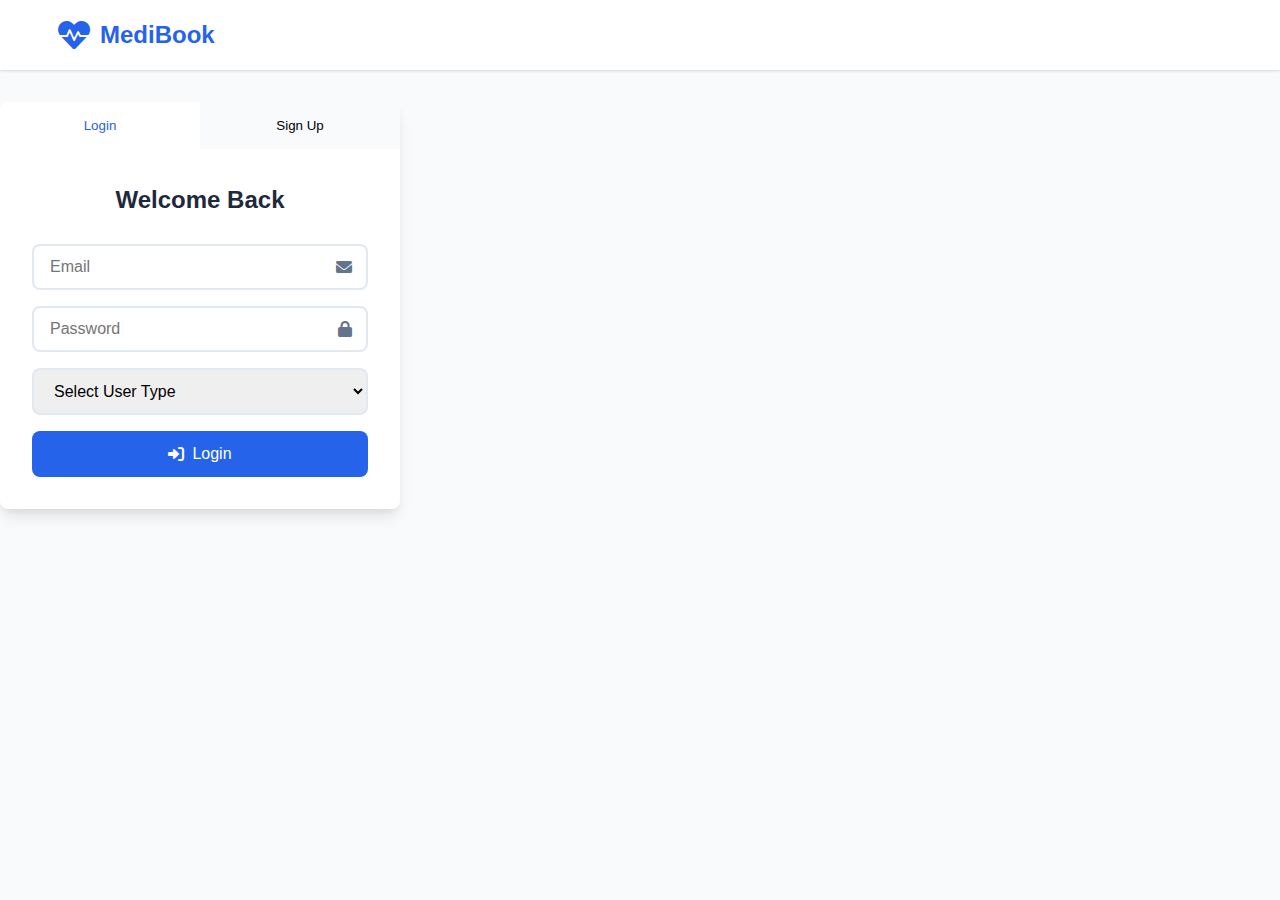
<file: Clinic management/appointmentBooking/index.html>
<!DOCTYPE html>
<html lang="en">
<head>
    <meta charset="UTF-8">
    <meta name="viewport" content="width=device-width, initial-scale=1.0">
    <title>Appointment Booking System</title>
    <link rel="stylesheet" href="styles.css">
    <link href="https://cdnjs.cloudflare.com/ajax/libs/font-awesome/6.0.0/css/all.min.css" rel="stylesheet">
</head>
<body>
    <!-- Header -->
    <header class="header">
        <div class="container">
            <div class="logo">
                <i class="fas fa-heartbeat"></i>
                <span>MediBook</span>
            </div>
            <nav class="nav" id="mainNav" style="display: none;">
                <button class="nav-btn" onclick="logout()">
                    <i class="fas fa-sign-out-alt"></i> Logout
                </button>
            </nav>
        </div>
    </header>

    <!-- Main Content -->
    <main class="main">
        <!-- Login/Signup Section -->
        <section id="authSection" class="auth-section">
            <div class="auth-container">
                <div class="auth-tabs">
                    <button class="tab-btn active" onclick="showTab('login')">Login</button>
                    <button class="tab-btn" onclick="showTab('signup')">Sign Up</button>
                </div>

                <!-- Login Form -->
                <div id="loginForm" class="auth-form active">
                    <h2>Welcome Back</h2>
                    <form onsubmit="handleLogin(event)">
                        <div class="form-group">
                            <input type="email" id="loginEmail" placeholder="Email" required>
                            <i class="fas fa-envelope"></i>
                        </div>
                        <div class="form-group">
                            <input type="password" id="loginPassword" placeholder="Password" required>
                            <i class="fas fa-lock"></i>
                        </div>
                        <div class="form-group">
                            <select id="loginUserType" required>
                                <option value="">Select User Type</option>
                                <option value="doctor">Doctor</option>
                                <option value="patient">Patient</option>
                            </select>
                        </div>
                        <button type="submit" class="auth-btn">
                            <i class="fas fa-sign-in-alt"></i> Login
                        </button>
                    </form>
                </div>

                <!-- Signup Form -->
                <div id="signupForm" class="auth-form">
                    <h2>Create Account</h2>
                    <form onsubmit="handleSignup(event)">
                        <div class="form-group">
                            <input type="text" id="signupName" placeholder="Full Name" required>
                            <i class="fas fa-user"></i>
                        </div>
                        <div class="form-group">
                            <input type="email" id="signupEmail" placeholder="Email" required>
                            <i class="fas fa-envelope"></i>
                        </div>
                        <div class="form-group">
                            <input type="password" id="signupPassword" placeholder="Password" required>
                            <i class="fas fa-lock"></i>
                        </div>
                        <div class="form-group">
                            <select id="signupUserType" required>
                                <option value="">Select User Type</option>
                                <option value="doctor">Doctor</option>
                                <option value="patient">Patient</option>
                            </select>
                        </div>
                        <div id="doctorSpecialty" class="form-group" style="display: none;">
                            <input type="text" id="signupSpecialty" placeholder="Medical Specialty">
                            <i class="fas fa-stethoscope"></i>
                        </div>
                        <button type="submit" class="auth-btn">
                            <i class="fas fa-user-plus"></i> Sign Up
                        </button>
                    </form>
                </div>
            </div>
        </section>

        <!-- Doctor Dashboard -->
        <section id="doctorDashboard" class="dashboard" style="display: none;">
            <div class="container">
                <div class="dashboard-header">
                    <h1>Doctor Dashboard</h1>
                    <div class="user-info">
                        <i class="fas fa-user-md"></i>
                        <span id="doctorName">Dr. John Doe</span>
                    </div>
                </div>

                <div class="dashboard-content">
                    <div class="stats-grid">
                        <div class="stat-card">
                            <i class="fas fa-calendar-check"></i>
                            <div class="stat-info">
                                <h3 id="todayAppointments">0</h3>
                                <p>Today's Appointments</p>
                            </div>
                        </div>
                        <div class="stat-card">
                            <i class="fas fa-clock"></i>
                            <div class="stat-info">
                                <h3 id="upcomingAppointments">0</h3>
                                <p>Upcoming</p>
                            </div>
                        </div>
                        <div class="stat-card">
                            <i class="fas fa-check-circle"></i>
                            <div class="stat-info">
                                <h3 id="completedAppointments">0</h3>
                                <p>Completed</p>
                            </div>
                        </div>
                    </div>

                    <div class="appointments-section">
                        <h2>Your Appointments</h2>
                        <div class="appointments-filters">
                            <button class="filter-btn active" onclick="filterAppointments('all')">All</button>
                            <button class="filter-btn" onclick="filterAppointments('today')">Today</button>
                            <button class="filter-btn" onclick="filterAppointments('upcoming')">Upcoming</button>
                            <button class="filter-btn" onclick="filterAppointments('completed')">Completed</button>
                        </div>
                        <div id="doctorAppointmentsList" class="appointments-list">
                            <!-- Appointments will be loaded here -->
                        </div>
                    </div>
                </div>
            </div>
        </section>

        <!-- Patient Dashboard -->
        <section id="patientDashboard" class="dashboard" style="display: none;">
            <div class="container">
                <div class="dashboard-header">
                    <h1>Patient Dashboard</h1>
                    <div class="user-info">
                        <i class="fas fa-user"></i>
                        <span id="patientName">John Doe</span>
                    </div>
                </div>

                <div class="dashboard-content">
                    <div class="action-buttons">
                        <button class="primary-btn" onclick="showBookingSection()">
                            <i class="fas fa-plus"></i> Book New Appointment
                        </button>
                    </div>

                    <div class="appointments-section">
                        <h2>Your Appointments</h2>
                        <div class="appointments-filters">
                            <button class="filter-btn active" onclick="filterPatientAppointments('all')">All</button>
                            <button class="filter-btn" onclick="filterPatientAppointments('upcoming')">Upcoming</button>
                            <button class="filter-btn" onclick="filterPatientAppointments('previous')">Previous</button>
                        </div>
                        <div id="patientAppointmentsList" class="appointments-list">
                            <!-- Appointments will be loaded here -->
                        </div>
                    </div>
                </div>
            </div>
        </section>

        <!-- Booking Section -->
        <section id="bookingSection" class="booking-section" style="display: none;">
            <div class="container">
                <div class="booking-header">
                    <h1>Book New Appointment</h1>
                    <button class="back-btn" onclick="hideBookingSection()">
                        <i class="fas fa-arrow-left"></i> Back to Dashboard
                    </button>
                </div>

                <div class="booking-steps">
                    <div class="step active" id="step1">
                        <span class="step-number">1</span>
                        <span class="step-title">Select Doctor</span>
                    </div>
                    <div class="step" id="step2">
                        <span class="step-number">2</span>
                        <span class="step-title">Choose Slot</span>
                    </div>
                    <div class="step" id="step3">
                        <span class="step-number">3</span>
                        <span class="step-title">Confirm</span>
                    </div>
                </div>

                <!-- Step 1: Select Doctor -->
                <div id="doctorSelection" class="booking-step active">
                    <h2>Select a Doctor</h2>
                    <div class="search-box">
                        <input type="text" id="doctorSearch" placeholder="Search doctors by name or specialty">
                        <i class="fas fa-search"></i>
                    </div>
                    <div id="doctorsList" class="doctors-list">
                        <!-- Doctors will be loaded here -->
                    </div>
                </div>

                <!-- Step 2: Choose Slot -->
                <div id="slotSelection" class="booking-step">
                    <h2>Choose Available Slot</h2>
                    <div class="selected-doctor-info">
                        <div id="selectedDoctorCard" class="doctor-card">
                            <!-- Selected doctor info -->
                        </div>
                    </div>
                    <div class="date-selection">
                        <input type="date" id="appointmentDate" onchange="loadAvailableSlots()">
                    </div>
                    <div id="availableSlots" class="slots-grid">
                        <!-- Available slots will be loaded here -->
                    </div>
                    <div class="step-actions">
                        <button class="secondary-btn" onclick="goToStep(1)">Previous</button>
                        <button class="primary-btn" id="nextToConfirm" onclick="goToStep(3)" disabled>Next</button>
                    </div>
                </div>

                <!-- Step 3: Confirm -->
                <div id="confirmBooking" class="booking-step">
                    <h2>Confirm Appointment</h2>
                    <div class="booking-summary">
                        <div class="summary-card">
                            <h3>Appointment Details</h3>
                            <div id="bookingSummary">
                                <!-- Booking summary will be shown here -->
                            </div>
                        </div>
                        <div class="notes-section">
                            <label for="appointmentNotes">Additional Notes (Optional)</label>
                            <textarea id="appointmentNotes" placeholder="Any specific concerns or notes for the doctor..."></textarea>
                        </div>
                    </div>
                    <div class="step-actions">
                        <button class="secondary-btn" onclick="goToStep(2)">Previous</button>
                        <button class="primary-btn" onclick="confirmBooking()">
                            <i class="fas fa-check"></i> Confirm Appointment
                        </button>
                    </div>
                </div>
            </div>
        </section>
    </main>

    <!-- Loading Spinner -->
    <div id="loadingSpinner" class="loading-spinner" style="display: none;">
        <div class="spinner"></div>
    </div>

    <!-- Toast Notifications -->
    <div id="toastContainer" class="toast-container"></div>

    <!-- Confirmation Modal -->
    <div id="confirmModal" class="modal" style="display: none;">
        <div class="modal-content">
            <h3>Confirm Action</h3>
            <p id="confirmMessage"></p>
            <div class="modal-actions">
                <button class="secondary-btn" onclick="closeModal()">Cancel</button>
                <button class="primary-btn" id="confirmBtn">Confirm</button>
            </div>
        </div>
    </div>

    <script src="script.js"></script>
</body>
</html>
</file>
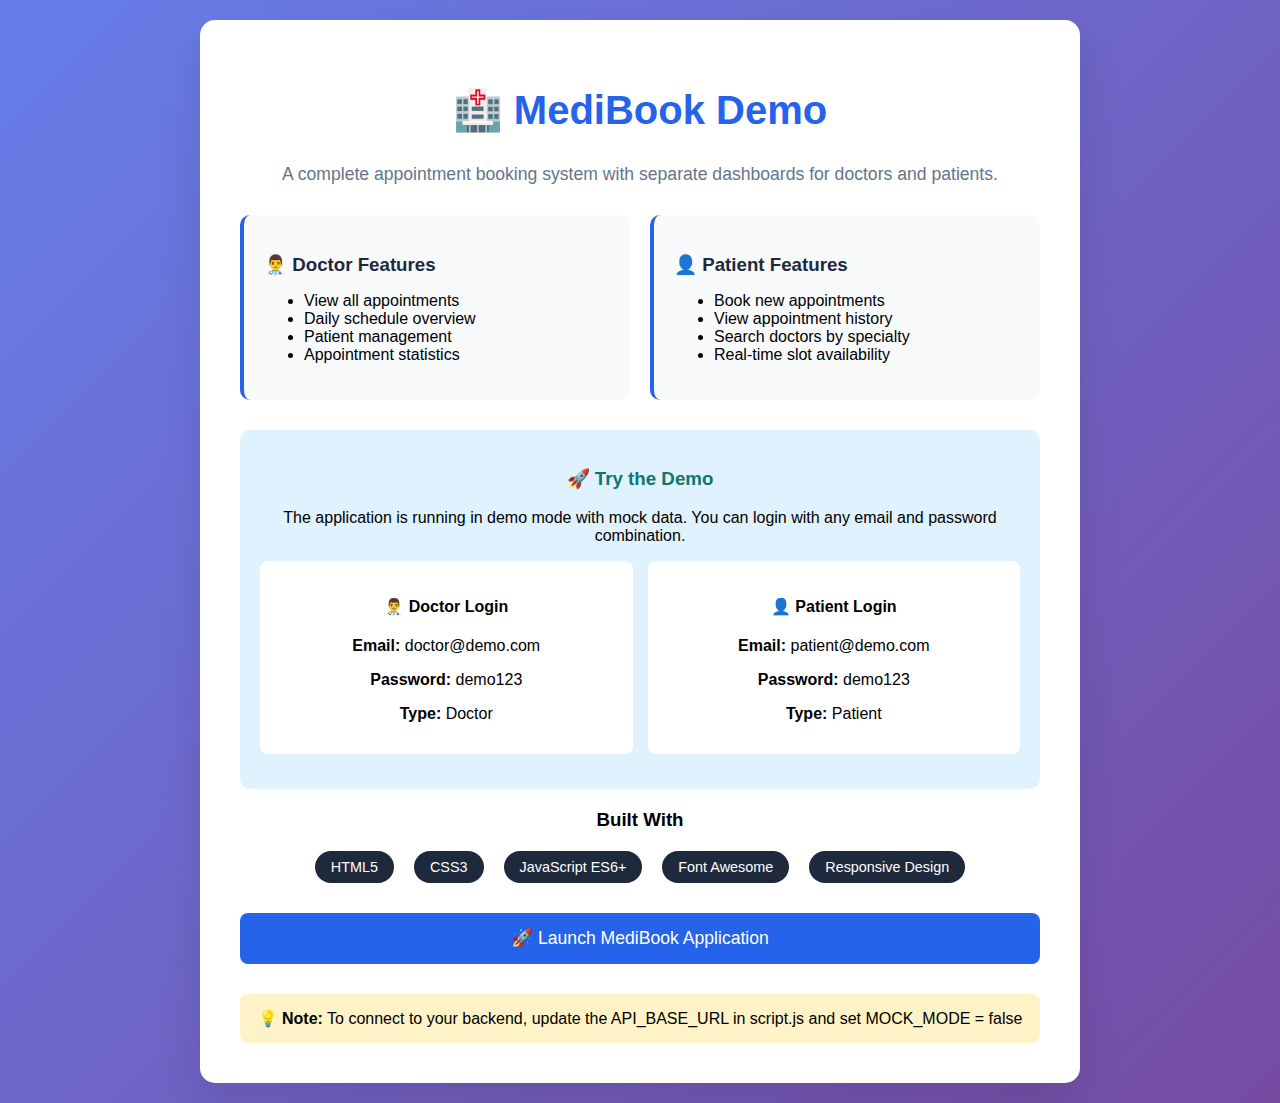
<file: Clinic management/appointmentBooking/demo.html>
<!DOCTYPE html>
<html lang="en">
<head>
    <meta charset="UTF-8">
    <meta name="viewport" content="width=device-width, initial-scale=1.0">
    <title>MediBook - Demo Instructions</title>
    <style>
        body {
            font-family: 'Segoe UI', Tahoma, Geneva, Verdana, sans-serif;
            background: linear-gradient(135deg, #667eea 0%, #764ba2 100%);
            margin: 0;
            padding: 20px;
            min-height: 100vh;
            display: flex;
            align-items: center;
            justify-content: center;
        }
        .container {
            background: white;
            border-radius: 15px;
            padding: 40px;
            box-shadow: 0 20px 40px rgba(0,0,0,0.1);
            max-width: 800px;
            width: 100%;
        }
        h1 {
            color: #2563eb;
            text-align: center;
            margin-bottom: 30px;
            font-size: 2.5rem;
        }
        .feature-grid {
            display: grid;
            grid-template-columns: repeat(auto-fit, minmax(250px, 1fr));
            gap: 20px;
            margin: 30px 0;
        }
        .feature-card {
            background: #f8fafc;
            padding: 20px;
            border-radius: 10px;
            border-left: 4px solid #2563eb;
        }
        .feature-card h3 {
            color: #1e293b;
            margin-bottom: 10px;
        }
        .demo-section {
            background: #e0f2fe;
            padding: 20px;
            border-radius: 10px;
            margin: 20px 0;
        }
        .demo-accounts {
            display: grid;
            grid-template-columns: repeat(auto-fit, minmax(200px, 1fr));
            gap: 15px;
            margin: 15px 0;
        }
        .account-card {
            background: white;
            padding: 15px;
            border-radius: 8px;
            text-align: center;
        }
        .start-btn {
            background: #2563eb;
            color: white;
            padding: 15px 30px;
            border: none;
            border-radius: 8px;
            font-size: 1.1rem;
            cursor: pointer;
            display: block;
            margin: 30px auto;
            text-decoration: none;
            text-align: center;
            transition: background 0.3s ease;
        }
        .start-btn:hover {
            background: #1d4ed8;
        }
        .tech-stack {
            display: flex;
            justify-content: center;
            gap: 20px;
            flex-wrap: wrap;
            margin: 20px 0;
        }
        .tech-item {
            background: #1e293b;
            color: white;
            padding: 8px 16px;
            border-radius: 20px;
            font-size: 0.9rem;
        }
    </style>
</head>
<body>
    <div class="container">
        <h1>🏥 MediBook Demo</h1>
        
        <p style="text-align: center; font-size: 1.1rem; color: #64748b; margin-bottom: 30px;">
            A complete appointment booking system with separate dashboards for doctors and patients.
        </p>

        <div class="feature-grid">
            <div class="feature-card">
                <h3>👨‍⚕️ Doctor Features</h3>
                <ul>
                    <li>View all appointments</li>
                    <li>Daily schedule overview</li>
                    <li>Patient management</li>
                    <li>Appointment statistics</li>
                </ul>
            </div>
            <div class="feature-card">
                <h3>👤 Patient Features</h3>
                <ul>
                    <li>Book new appointments</li>
                    <li>View appointment history</li>
                    <li>Search doctors by specialty</li>
                    <li>Real-time slot availability</li>
                </ul>
            </div>
        </div>

        <div class="demo-section">
            <h3 style="text-align: center; color: #0f766e;">🚀 Try the Demo</h3>
            <p style="text-align: center;">
                The application is running in demo mode with mock data. You can login with any email and password combination.
            </p>
            
            <div class="demo-accounts">
                <div class="account-card">
                    <h4>👨‍⚕️ Doctor Login</h4>
                    <p><strong>Email:</strong> doctor@demo.com</p>
                    <p><strong>Password:</strong> demo123</p>
                    <p><strong>Type:</strong> Doctor</p>
                </div>
                <div class="account-card">
                    <h4>👤 Patient Login</h4>
                    <p><strong>Email:</strong> patient@demo.com</p>
                    <p><strong>Password:</strong> demo123</p>
                    <p><strong>Type:</strong> Patient</p>
                </div>
            </div>
        </div>

        <div style="text-align: center;">
            <h3>Built With</h3>
            <div class="tech-stack">
                <span class="tech-item">HTML5</span>
                <span class="tech-item">CSS3</span>
                <span class="tech-item">JavaScript ES6+</span>
                <span class="tech-item">Font Awesome</span>
                <span class="tech-item">Responsive Design</span>
            </div>
        </div>

        <a href="index.html" class="start-btn">
            🚀 Launch MediBook Application
        </a>

        <div style="background: #fef3c7; padding: 15px; border-radius: 8px; margin-top: 20px; text-align: center;">
            <strong>💡 Note:</strong> To connect to your backend, update the API_BASE_URL in script.js and set MOCK_MODE = false
        </div>
    </div>
</body>
</html>
</file>
<file: Clinic management/appointmentBooking/styles.css>
/* Reset and Base Styles */
* {
    margin: 0;
    padding: 0;
    box-sizing: border-box;
}

:root {
    --primary-color: #2563eb;
    --primary-hover: #1d4ed8;
    --secondary-color: #64748b;
    --success-color: #10b981;
    --warning-color: #f59e0b;
    --error-color: #ef4444;
    --background-color: #f8fafc;
    --card-background: #ffffff;
    --text-primary: #1e293b;
    --text-secondary: #64748b;
    --border-color: #e2e8f0;
    --shadow: 0 1px 3px 0 rgba(0, 0, 0, 0.1), 0 1px 2px 0 rgba(0, 0, 0, 0.06);
    --shadow-lg: 0 10px 15px -3px rgba(0, 0, 0, 0.1), 0 4px 6px -2px rgba(0, 0, 0, 0.05);
    --border-radius: 0.5rem;
    --transition: all 0.3s ease;
}

body {
    font-family: 'Segoe UI', Tahoma, Geneva, Verdana, sans-serif;
    background-color: var(--background-color);
    color: var(--text-primary);
    line-height: 1.6;
}

.container {
    max-width: 1200px;
    margin: 0 auto;
    padding: 0 1rem;
}

/* Header */
.header {
    background: var(--card-background);
    box-shadow: var(--shadow);
    padding: 1rem 0;
    position: sticky;
    top: 0;
    z-index: 100;
}

.header .container {
    display: flex;
    justify-content: space-between;
    align-items: center;
}

.logo {
    display: flex;
    align-items: center;
    gap: 0.5rem;
    font-size: 1.5rem;
    font-weight: bold;
    color: var(--primary-color);
}

.logo i {
    font-size: 2rem;
}

.nav-btn {
    background: var(--primary-color);
    color: white;
    border: none;
    padding: 0.5rem 1rem;
    border-radius: var(--border-radius);
    cursor: pointer;
    transition: var(--transition);
    display: flex;
    align-items: center;
    gap: 0.5rem;
}

.nav-btn:hover {
    background: var(--primary-hover);
}

/* Main Content */
.main {
    min-height: calc(100vh - 80px);
    padding: 2rem 0;
}

/* Auth Section */
.auth-section {
    display: flex;
    align-items: center;
    justify-content: center;
    min-height: 80vh;
}

.auth-container {
    background: var(--card-background);
    border-radius: var(--border-radius);
    box-shadow: var(--shadow-lg);
    overflow: hidden;
    width: 100%;
    max-width: 400px;
}

.auth-tabs {
    display: flex;
    background: var(--background-color);
}

.tab-btn {
    flex: 1;
    padding: 1rem;
    border: none;
    background: transparent;
    cursor: pointer;
    transition: var(--transition);
    font-weight: 500;
}

.tab-btn.active {
    background: var(--card-background);
    color: var(--primary-color);
}

.auth-form {
    padding: 2rem;
    display: none;
}

.auth-form.active {
    display: block;
}

.auth-form h2 {
    margin-bottom: 1.5rem;
    text-align: center;
    color: var(--text-primary);
}

.form-group {
    position: relative;
    margin-bottom: 1rem;
}

.form-group input,
.form-group select,
.form-group textarea {
    width: 100%;
    padding: 0.75rem 2.5rem 0.75rem 1rem;
    border: 2px solid var(--border-color);
    border-radius: var(--border-radius);
    font-size: 1rem;
    transition: var(--transition);
}

.form-group input:focus,
.form-group select:focus,
.form-group textarea:focus {
    outline: none;
    border-color: var(--primary-color);
}

.form-group i {
    position: absolute;
    right: 1rem;
    top: 50%;
    transform: translateY(-50%);
    color: var(--text-secondary);
}

.auth-btn {
    width: 100%;
    background: var(--primary-color);
    color: white;
    border: none;
    padding: 0.875rem;
    border-radius: var(--border-radius);
    font-size: 1rem;
    font-weight: 500;
    cursor: pointer;
    transition: var(--transition);
    display: flex;
    align-items: center;
    justify-content: center;
    gap: 0.5rem;
}

.auth-btn:hover {
    background: var(--primary-hover);
}

/* Dashboard */
.dashboard {
    padding: 2rem 0;
}

.dashboard-header {
    display: flex;
    justify-content: space-between;
    align-items: center;
    margin-bottom: 2rem;
    padding-bottom: 1rem;
    border-bottom: 2px solid var(--border-color);
}

.dashboard-header h1 {
    color: var(--text-primary);
}

.user-info {
    display: flex;
    align-items: center;
    gap: 0.5rem;
    background: var(--card-background);
    padding: 0.5rem 1rem;
    border-radius: var(--border-radius);
    box-shadow: var(--shadow);
}

.user-info i {
    color: var(--primary-color);
    font-size: 1.2rem;
}

/* Stats Grid */
.stats-grid {
    display: grid;
    grid-template-columns: repeat(auto-fit, minmax(250px, 1fr));
    gap: 1.5rem;
    margin-bottom: 2rem;
}

.stat-card {
    background: var(--card-background);
    padding: 1.5rem;
    border-radius: var(--border-radius);
    box-shadow: var(--shadow);
    display: flex;
    align-items: center;
    gap: 1rem;
    transition: var(--transition);
}

.stat-card:hover {
    transform: translateY(-2px);
    box-shadow: var(--shadow-lg);
}

.stat-card i {
    font-size: 2rem;
    color: var(--primary-color);
}

.stat-info h3 {
    font-size: 2rem;
    font-weight: bold;
    margin-bottom: 0.25rem;
}

.stat-info p {
    color: var(--text-secondary);
}

/* Appointments Section */
.appointments-section {
    background: var(--card-background);
    border-radius: var(--border-radius);
    box-shadow: var(--shadow);
    padding: 1.5rem;
}

.appointments-section h2 {
    margin-bottom: 1rem;
}

.appointments-filters {
    display: flex;
    gap: 0.5rem;
    margin-bottom: 1.5rem;
    flex-wrap: wrap;
}

.filter-btn {
    padding: 0.5rem 1rem;
    border: 2px solid var(--border-color);
    background: transparent;
    border-radius: var(--border-radius);
    cursor: pointer;
    transition: var(--transition);
}

.filter-btn.active {
    background: var(--primary-color);
    color: white;
    border-color: var(--primary-color);
}

.filter-btn:hover {
    border-color: var(--primary-color);
}

.appointments-list {
    display: flex;
    flex-direction: column;
    gap: 1rem;
}

.appointment-card {
    border: 2px solid var(--border-color);
    border-radius: var(--border-radius);
    padding: 1rem;
    transition: var(--transition);
}

.appointment-card:hover {
    border-color: var(--primary-color);
}

.appointment-header {
    display: flex;
    justify-content: space-between;
    align-items: flex-start;
    margin-bottom: 0.5rem;
}

.appointment-info h4 {
    margin-bottom: 0.25rem;
}

.appointment-meta {
    display: flex;
    gap: 1rem;
    color: var(--text-secondary);
    font-size: 0.875rem;
}

.appointment-status {
    padding: 0.25rem 0.75rem;
    border-radius: 9999px;
    font-size: 0.75rem;
    font-weight: 500;
}

.status-upcoming {
    background: #dbeafe;
    color: #1d4ed8;
}

.status-completed {
    background: #d1fae5;
    color: #059669;
}

.status-cancelled {
    background: #fee2e2;
    color: #dc2626;
}

/* Action Buttons */
.action-buttons {
    margin-bottom: 2rem;
}

.primary-btn {
    background: var(--primary-color);
    color: white;
    border: none;
    padding: 0.75rem 1.5rem;
    border-radius: var(--border-radius);
    cursor: pointer;
    transition: var(--transition);
    display: inline-flex;
    align-items: center;
    gap: 0.5rem;
    font-weight: 500;
}

.primary-btn:hover {
    background: var(--primary-hover);
}

.primary-btn:disabled {
    opacity: 0.5;
    cursor: not-allowed;
}

.secondary-btn {
    background: transparent;
    color: var(--text-secondary);
    border: 2px solid var(--border-color);
    padding: 0.75rem 1.5rem;
    border-radius: var(--border-radius);
    cursor: pointer;
    transition: var(--transition);
    display: inline-flex;
    align-items: center;
    gap: 0.5rem;
    font-weight: 500;
}

.secondary-btn:hover {
    border-color: var(--primary-color);
    color: var(--primary-color);
}

/* Booking Section */
.booking-section {
    padding: 2rem 0;
}

.booking-header {
    display: flex;
    justify-content: space-between;
    align-items: center;
    margin-bottom: 2rem;
}

.back-btn {
    background: transparent;
    color: var(--text-secondary);
    border: none;
    padding: 0.5rem 1rem;
    border-radius: var(--border-radius);
    cursor: pointer;
    transition: var(--transition);
    display: flex;
    align-items: center;
    gap: 0.5rem;
}

.back-btn:hover {
    background: var(--background-color);
    color: var(--primary-color);
}

/* Booking Steps */
.booking-steps {
    display: flex;
    justify-content: center;
    margin-bottom: 2rem;
    gap: 2rem;
}

.step {
    display: flex;
    align-items: center;
    gap: 0.5rem;
    opacity: 0.5;
    transition: var(--transition);
}

.step.active {
    opacity: 1;
}

.step-number {
    width: 2rem;
    height: 2rem;
    border-radius: 50%;
    background: var(--border-color);
    display: flex;
    align-items: center;
    justify-content: center;
    font-weight: bold;
    transition: var(--transition);
}

.step.active .step-number {
    background: var(--primary-color);
    color: white;
}

.step-title {
    font-weight: 500;
}

/* Booking Steps Content */
.booking-step {
    background: var(--card-background);
    border-radius: var(--border-radius);
    box-shadow: var(--shadow);
    padding: 2rem;
    display: none;
}

.booking-step.active {
    display: block;
}

.booking-step h2 {
    margin-bottom: 1.5rem;
}

/* Search Box */
.search-box {
    position: relative;
    margin-bottom: 1.5rem;
}

.search-box input {
    width: 100%;
    padding: 0.75rem 2.5rem 0.75rem 1rem;
    border: 2px solid var(--border-color);
    border-radius: var(--border-radius);
    font-size: 1rem;
}

.search-box i {
    position: absolute;
    right: 1rem;
    top: 50%;
    transform: translateY(-50%);
    color: var(--text-secondary);
}

/* Doctors List */
.doctors-list {
    display: grid;
    grid-template-columns: repeat(auto-fill, minmax(300px, 1fr));
    gap: 1rem;
}

.doctor-card {
    border: 2px solid var(--border-color);
    border-radius: var(--border-radius);
    padding: 1.5rem;
    cursor: pointer;
    transition: var(--transition);
}

.doctor-card:hover {
    border-color: var(--primary-color);
    transform: translateY(-2px);
}

.doctor-card.selected {
    border-color: var(--primary-color);
    background: #dbeafe;
}

.doctor-info {
    display: flex;
    align-items: center;
    gap: 1rem;
    margin-bottom: 1rem;
}

.doctor-avatar {
    width: 60px;
    height: 60px;
    border-radius: 50%;
    background: var(--primary-color);
    display: flex;
    align-items: center;
    justify-content: center;
    color: white;
    font-size: 1.5rem;
    font-weight: bold;
}

.doctor-details h4 {
    margin-bottom: 0.25rem;
}

.doctor-specialty {
    color: var(--text-secondary);
    font-size: 0.875rem;
}

.doctor-rating {
    display: flex;
    align-items: center;
    gap: 0.25rem;
    margin-bottom: 0.5rem;
}

.doctor-rating .stars {
    color: #fbbf24;
}

/* Slots Grid */
.date-selection {
    margin-bottom: 1.5rem;
}

.date-selection input {
    padding: 0.75rem;
    border: 2px solid var(--border-color);
    border-radius: var(--border-radius);
    font-size: 1rem;
}

.slots-grid {
    display: grid;
    grid-template-columns: repeat(auto-fill, minmax(120px, 1fr));
    gap: 1rem;
    margin-bottom: 2rem;
}

.slot-btn {
    padding: 0.75rem;
    border: 2px solid var(--border-color);
    background: var(--card-background);
    border-radius: var(--border-radius);
    cursor: pointer;
    transition: var(--transition);
    text-align: center;
}

.slot-btn:hover {
    border-color: var(--primary-color);
}

.slot-btn.selected {
    background: var(--primary-color);
    color: white;
    border-color: var(--primary-color);
}

.slot-btn.unavailable {
    opacity: 0.5;
    cursor: not-allowed;
    background: var(--background-color);
}

/* Step Actions */
.step-actions {
    display: flex;
    justify-content: space-between;
    gap: 1rem;
    margin-top: 2rem;
}

/* Booking Summary */
.booking-summary {
    display: flex;
    flex-direction: column;
    gap: 1.5rem;
}

.summary-card {
    border: 2px solid var(--border-color);
    border-radius: var(--border-radius);
    padding: 1.5rem;
}

.summary-card h3 {
    margin-bottom: 1rem;
    color: var(--primary-color);
}

.summary-item {
    display: flex;
    justify-content: space-between;
    margin-bottom: 0.5rem;
}

.summary-item:last-child {
    margin-bottom: 0;
    font-weight: bold;
    border-top: 1px solid var(--border-color);
    padding-top: 0.5rem;
}

.notes-section label {
    display: block;
    margin-bottom: 0.5rem;
    font-weight: 500;
}

.notes-section textarea {
    width: 100%;
    min-height: 100px;
    padding: 0.75rem;
    border: 2px solid var(--border-color);
    border-radius: var(--border-radius);
    resize: vertical;
}

/* Loading Spinner */
.loading-spinner {
    position: fixed;
    top: 0;
    left: 0;
    width: 100%;
    height: 100%;
    background: rgba(0, 0, 0, 0.5);
    display: flex;
    align-items: center;
    justify-content: center;
    z-index: 1000;
}

.spinner {
    width: 40px;
    height: 40px;
    border: 4px solid var(--border-color);
    border-top: 4px solid var(--primary-color);
    border-radius: 50%;
    animation: spin 1s linear infinite;
}

@keyframes spin {
    0% { transform: rotate(0deg); }
    100% { transform: rotate(360deg); }
}

/* Toast Notifications */
.toast-container {
    position: fixed;
    top: 1rem;
    right: 1rem;
    z-index: 1000;
    display: flex;
    flex-direction: column;
    gap: 0.5rem;
}

.toast {
    background: var(--card-background);
    border-radius: var(--border-radius);
    box-shadow: var(--shadow-lg);
    padding: 1rem 1.5rem;
    display: flex;
    align-items: center;
    gap: 0.75rem;
    min-width: 300px;
    animation: slideIn 0.3s ease;
}

.toast.success {
    border-left: 4px solid var(--success-color);
}

.toast.error {
    border-left: 4px solid var(--error-color);
}

.toast.warning {
    border-left: 4px solid var(--warning-color);
}

@keyframes slideIn {
    from {
        transform: translateX(100%);
        opacity: 0;
    }
    to {
        transform: translateX(0);
        opacity: 1;
    }
}

/* Modal */
.modal {
    position: fixed;
    top: 0;
    left: 0;
    width: 100%;
    height: 100%;
    background: rgba(0, 0, 0, 0.5);
    display: flex;
    align-items: center;
    justify-content: center;
    z-index: 1000;
}

.modal-content {
    background: var(--card-background);
    border-radius: var(--border-radius);
    padding: 2rem;
    max-width: 400px;
    width: 90%;
    text-align: center;
}

.modal-content h3 {
    margin-bottom: 1rem;
}

.modal-content p {
    margin-bottom: 1.5rem;
    color: var(--text-secondary);
}

.modal-actions {
    display: flex;
    gap: 1rem;
    justify-content: center;
}

/* Responsive Design */
@media (max-width: 768px) {
    .container {
        padding: 0 0.5rem;
    }
    
    .header .container {
        flex-direction: column;
        gap: 1rem;
    }
    
    .dashboard-header {
        flex-direction: column;
        align-items: flex-start;
        gap: 1rem;
    }
    
    .booking-header {
        flex-direction: column;
        align-items: flex-start;
        gap: 1rem;
    }
    
    .booking-steps {
        flex-direction: column;
        align-items: center;
        gap: 1rem;
    }
    
    .step-actions {
        flex-direction: column;
    }
    
    .stats-grid {
        grid-template-columns: 1fr;
    }
    
    .doctors-list {
        grid-template-columns: 1fr;
    }
    
    .slots-grid {
        grid-template-columns: repeat(auto-fill, minmax(100px, 1fr));
    }
    
    .appointments-filters {
        flex-direction: column;
    }
    
    .modal-actions {
        flex-direction: column;
    }
    
    .toast {
        min-width: auto;
        width: calc(100% - 2rem);
    }
}

/* Print Styles */
@media print {
    .header,
    .nav,
    .action-buttons,
    .step-actions,
    .loading-spinner,
    .toast-container,
    .modal {
        display: none !important;
    }
    
    .main {
        padding: 0;
    }
    
    .dashboard,
    .booking-section {
        padding: 0;
    }
}
</file>
